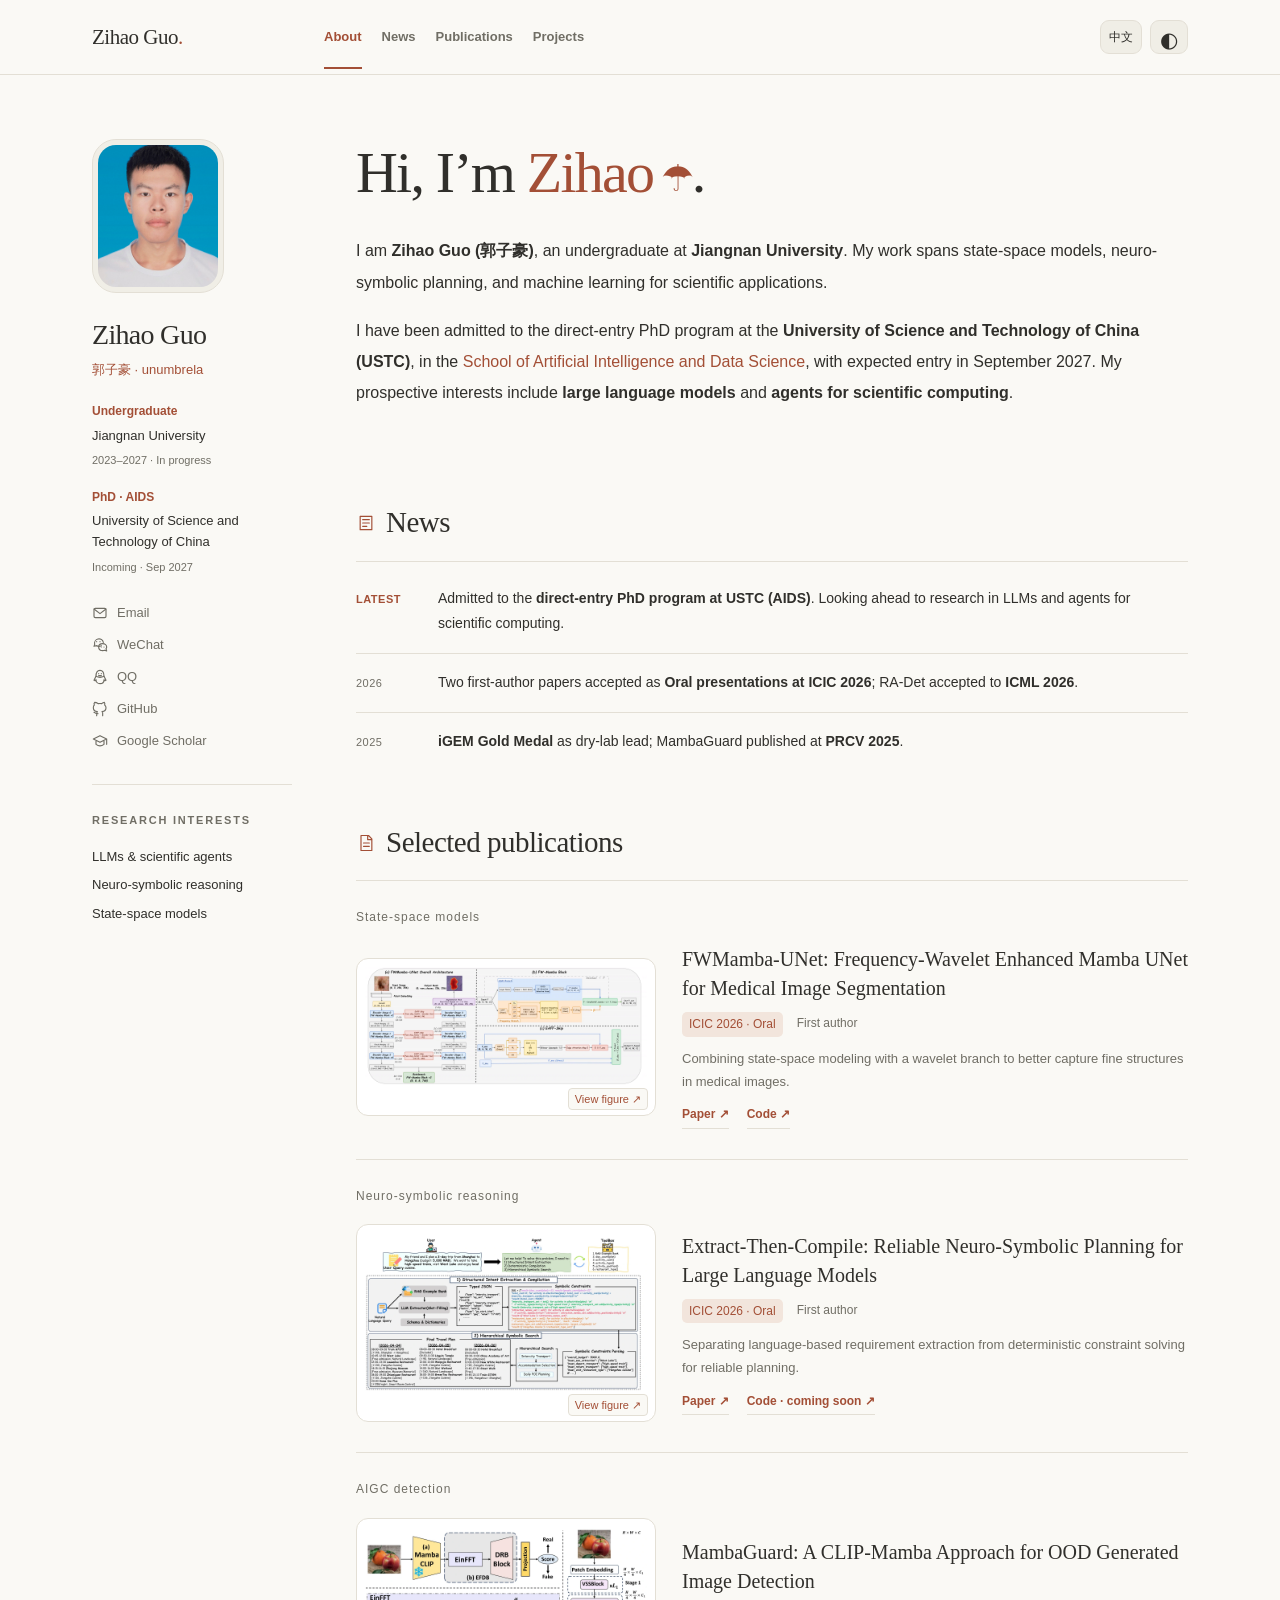
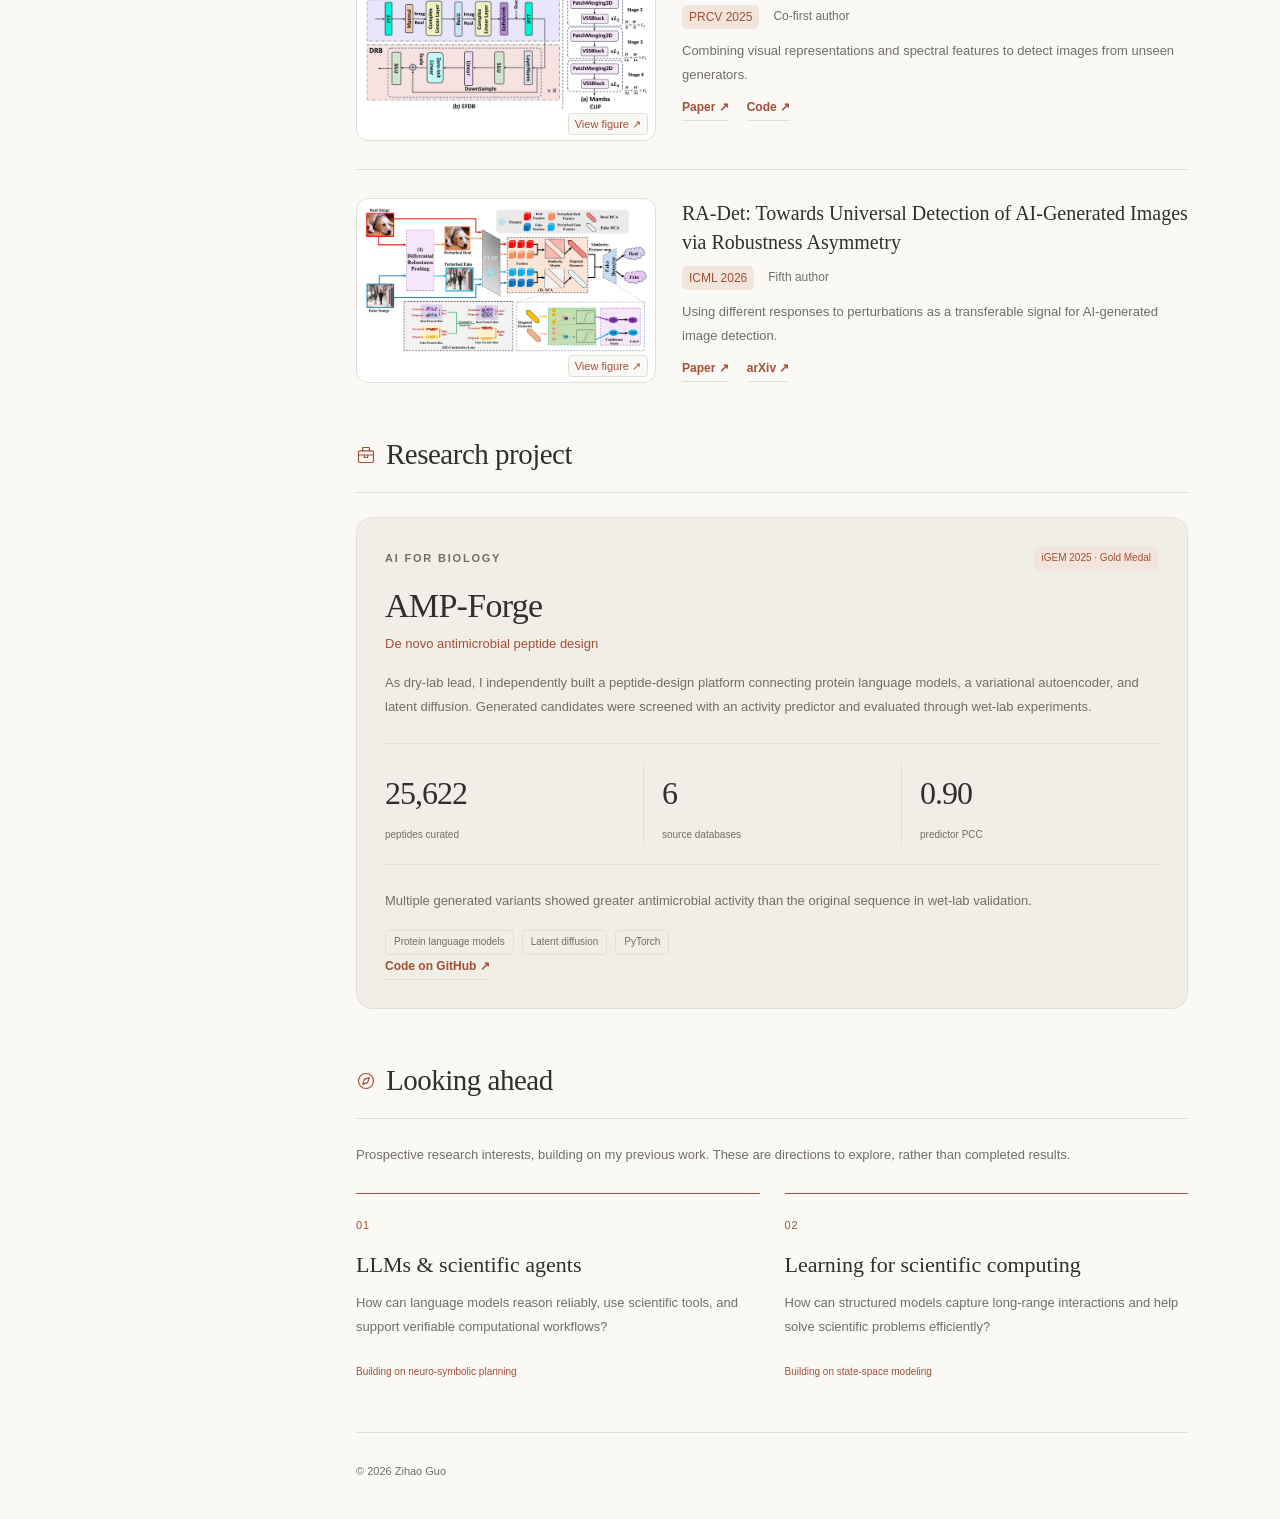
<file: index.html>
<!DOCTYPE html>
<html lang="en" data-theme="light"><head><meta charset="UTF-8"><meta name="viewport" content="width=device-width, initial-scale=1"><meta name="color-scheme" content="light dark"><meta name="description" content="Zihao Guo — admitted to USTC AIDS for a direct-entry PhD. Research in state-space models, neuro-symbolic planning, and prospective LLMs and agents for scientific computing."><meta property="og:title" content="Zihao Guo | AI for Science"><meta property="og:description" content="Research, publications, and prospective directions in LLMs and scientific agents."><meta property="og:type" content="website"><meta property="og:url" content="https://unumbrela.github.io/"><title>Zihao Guo | AI for Science</title><link rel="icon" href="assets/img/favicon.svg" type="image/svg+xml"><link rel="canonical" href="https://unumbrela.github.io/"><meta property="og:image" content="https://unumbrela.github.io/assets/img/myself.jpg"><script src="assets/js/preferences.js"></script><link rel="stylesheet" href="assets/css/style.css?v=20261010b"><script src="assets/js/main.js?v=20261010b" defer></script></head>

<body>
<a class="skip-link" href="#main"><span class="en">Skip to content</span><span class="zh" lang="zh-CN">跳转至正文</span></a><header class="site-header"><div class="header-inner"><a class="brand" href="#about" aria-label="Zihao Guo home"><span class="en">Zihao Guo<span class="accent">.</span></span><span class="zh" lang="zh-CN">郭子豪<span class="accent">.</span></span></a><nav aria-label="Main navigation"><a href="#about"><span class="en">About</span><span class="zh" lang="zh-CN">关于</span></a><a href="#news"><span class="en">News</span><span class="zh" lang="zh-CN">动态</span></a><a href="#publications"><span class="en">Publications</span><span class="zh" lang="zh-CN">论文</span></a><a href="#projects"><span class="en">Projects</span><span class="zh" lang="zh-CN">项目</span></a></nav>
<div class="header-tools"><button id="language-toggle" type="button" aria-label="切换为中文">中文</button><button id="theme-toggle" type="button" aria-label="Switch to dark theme"><span aria-hidden="true">◐</span></button></div></div></header>

<div class="layout"><aside class="profile" aria-label="Profile"><img class="avatar" src="assets/img/myself.jpg" alt="Portrait of Zihao Guo" width="1152" height="1465"><h2><span class="en">Zihao Guo</span><span class="zh" lang="zh-CN">郭子豪</span></h2><p class="profile-native"><span class="en">郭子豪 · unumbrela</span><span class="zh" lang="zh-CN">Zihao Guo · unumbrela</span></p><div class="profile-education">
<div class="education-item"><p class="education-degree"><span class="en">Undergraduate</span><span class="zh" lang="zh-CN">本科</span></p><p class="education-school"><span class="en">Jiangnan University</span><span class="zh" lang="zh-CN">江南大学</span></p><p class="education-status"><span class="en">2023–2027 · In progress</span><span class="zh" lang="zh-CN">2023–2027 · 在读</span></p></div>
<div class="education-item"><p class="education-degree"><span class="en">PhD · AIDS</span><span class="zh" lang="zh-CN">博士 · AIDS</span></p><p class="education-school"><span class="en">University of Science and Technology of China</span><span class="zh" lang="zh-CN">中国科学技术大学</span></p><p class="education-status"><span class="en">Incoming · Sep 2027</span><span class="zh" lang="zh-CN">已录取 · 2027.09 入学</span></p></div>
</div>
<nav class="profile-links" aria-label="Contact and academic profiles">
<a href="mailto:zihao3351@gmail.com"><svg class="contact-icon" viewBox="0 0 24 24" fill="none" stroke="currentColor" stroke-width="1.7" stroke-linecap="round" stroke-linejoin="round" aria-hidden="true"><rect x="3" y="5" width="18" height="14" rx="2"/><path d="m3 6 9 7 9-7"/></svg><span>Email</span></a>
<button type="button" id="wechat-contact" data-copy-contact="gzh3155206638" data-contact-name="WeChat" title="WeChat: gzh3155206638"><svg class="contact-icon" viewBox="0 0 24 24" fill="none" stroke="currentColor" stroke-width="1.7" stroke-linecap="round" stroke-linejoin="round" aria-hidden="true"><path d="M14 13c-1 .6-2.4 1-4 1l-4-1-3 1 1-3a6 6 0 1 1 13-3"/><path d="M21 17.5 22 21l-3-1a8 8 0 0 1-3 .5c-4 0-6-2.5-6-5.5s2.5-5 6-5 6 2.5 6 5c0 1-.3 1.8-1 2.5Z"/><path d="M7 7h.01M12 7h.01M14 15h.01M18 15h.01"/></svg><span>WeChat</span></button>
<button type="button" id="qq-contact" data-copy-contact="2957383725" data-contact-name="QQ" title="QQ: 2957383725"><svg class="contact-icon" viewBox="0 0 24 24" fill="none" stroke="currentColor" stroke-width="1.7" stroke-linecap="round" stroke-linejoin="round" aria-hidden="true"><path d="M6 11C6 5 8 2 12 2s6 3 6 9l3 6c-2 1-3-1-3-1 0 4-3 6-6 6s-6-2-6-6c0 0-1 2-3 1l3-6Z"/><path d="M6 11c4 2 8 2 12 0M10 7h.01M14 7h.01M10 10h4"/></svg><span>QQ</span></button>
<a href="https://github.com/unumbrela" target="_blank" rel="noopener noreferrer"><svg class="contact-icon" viewBox="0 0 24 24" fill="none" stroke="currentColor" stroke-width="1.7" stroke-linecap="round" stroke-linejoin="round" aria-hidden="true"><path d="M9 19c-4 1-4-2-6-2m13 5v-4c0-1-.3-2-1-2 4-.5 6-2 6-6 0-2-.7-3-2-4 .3-1 .3-3-.5-4-2 0-3 1-4 2a13 13 0 0 0-5 0C8 3 6 2 4 2c-1 1-1 3-.5 4C2 7 2 8 2 10c0 4 2 5.5 6 6-.7 1-1 2-1 3v3"/></svg><span>GitHub</span></a>
<a href="https://scholar.google.com/citations?user=AWn-jWwAAAAJ" target="_blank" rel="noopener noreferrer"><svg class="contact-icon" viewBox="0 0 24 24" fill="none" stroke="currentColor" stroke-width="1.7" stroke-linecap="round" stroke-linejoin="round" aria-hidden="true"><path d="m2 9 10-5 10 5-10 5zM6 11v6c4 3 8 3 12 0v-6M22 9v8"/></svg><span>Google Scholar</span></a>
</nav><p id="contact-feedback" class="contact-feedback" role="status" aria-live="polite"></p><noscript><p class="contact-fallback">WeChat: gzh3155206638<br>QQ: 2957383725</p></noscript><div class="profile-interests"><p class="eyebrow"><span class="en">RESEARCH INTERESTS</span><span class="zh" lang="zh-CN">研究兴趣</span></p><ul><li><span class="en">LLMs & scientific agents</span><span class="zh" lang="zh-CN">大语言模型与科学智能体</span></li><li><span class="en">Neuro-symbolic reasoning</span><span class="zh" lang="zh-CN">神经符号推理</span></li><li><span class="en">State-space models</span><span class="zh" lang="zh-CN">状态空间模型</span></li><li>AI for Science</li></ul></div></aside>
<main id="main">
<span id="about-me" class="anchor-alias" aria-hidden="true"></span><section id="about" class="intro" aria-labelledby="intro-title">
<h1 id="intro-title"><span class="en">Hi, I’m <span class="accent">Zihao</span><span class="greeting-mark" aria-hidden="true"> ☂</span>.</span><span class="zh" lang="zh-CN">你好，我是<span class="accent">郭子豪</span><span class="greeting-mark" aria-hidden="true"> ☂</span>。</span></h1>
<p><span class="en">I am <strong>Zihao Guo (郭子豪)</strong>, an undergraduate at <strong>Jiangnan University</strong>. My work spans state-space models, neuro-symbolic planning, and machine learning for scientific applications.</span><span class="zh" lang="zh-CN">我是<strong>郭子豪</strong>，目前就读于<strong>江南大学</strong>。已有研究涵盖状态空间模型、神经符号规划，以及面向科学应用的机器学习。</span></p>
<p><span class="en">I have been admitted to the direct-entry PhD program at the <strong>University of Science and Technology of China (USTC)</strong>, in the <a href="https://saids.ustc.edu.cn/" target="_blank" rel="noopener noreferrer">School of Artificial Intelligence and Data Science</a>, with expected entry in September 2027. My prospective interests include <strong>large language models</strong> and <strong>agents for scientific computing</strong>.</span><span class="zh" lang="zh-CN">我已获<strong>中国科学技术大学人工智能与数据科学学院直博录取</strong>，预计 2027 年 9 月入学。未来拟探索<strong>大语言模型（LLM）</strong>与<strong>面向科学计算的智能体（Agent）</strong>等方向。</span></p>
</section>
<section id="news" class="section" aria-labelledby="news-title"><h2 id="news-title"><svg class="section-icon" viewBox="0 0 24 24" fill="none" stroke="currentColor" stroke-width="1.7" stroke-linecap="round" stroke-linejoin="round" aria-hidden="true"><path d="M5 4h14v16H5zM8 8h8M8 12h8M8 16h5"/></svg><span class="en">News</span><span class="zh" lang="zh-CN">动态</span></h2><ol class="news-list"><li><span class="news-date"><span class="en">LATEST</span><span class="zh" lang="zh-CN">最新</span></span><p><span class="en">Admitted to the <strong>direct-entry PhD program at USTC (AIDS)</strong>. Looking ahead to research in LLMs and agents for scientific computing.</span><span class="zh" lang="zh-CN">已获<strong>中国科学技术大学人工智能与数据科学学院直博录取</strong>，预计 2027 年 9 月入学，未来拟探索大语言模型与面向科学计算的智能体。</span></p></li><li><span class="news-date">2026</span><p><span class="en">Two first-author papers accepted as <strong>Oral presentations at ICIC 2026</strong>; RA-Det accepted to <strong>ICML 2026</strong>.</span><span class="zh" lang="zh-CN">两篇第一作者论文获 <strong>ICIC 2026 Oral</strong> 录用；RA-Det 获 <strong>ICML 2026</strong> 录用。</span></p></li><li><span class="news-date">2025</span><p><span class="en"><strong>iGEM Gold Medal</strong> as dry-lab lead; MambaGuard published at <strong>PRCV 2025</strong>.</span><span class="zh" lang="zh-CN">作为干实验负责人获 <strong>iGEM 国际金奖</strong>；MambaGuard 发表于 <strong>PRCV 2025</strong>。</span></p></li></ol></section>
<span id="research" class="anchor-alias" aria-hidden="true"></span><section id="publications" class="section" aria-labelledby="publications-title"><h2 id="publications-title"><svg class="section-icon" viewBox="0 0 24 24" fill="none" stroke="currentColor" stroke-width="1.7" stroke-linecap="round" stroke-linejoin="round" aria-hidden="true"><path d="M6 3h9l4 4v14H6zM14 3v5h5M9 12h7M9 16h7"/></svg><span class="en">Selected publications</span><span class="zh" lang="zh-CN">精选论文</span></h2><div class="research-group"><h3 class="research-group-title"><span class="en">State-space models</span><span class="zh" lang="zh-CN">状态空间模型</span></h3><article class="paper"><a class="paper-image" data-figure href="assets/img/fwmamba.webp" target="_blank" rel="noopener" aria-label="View FWMamba-UNet framework"><img src="assets/img/fwmamba.webp" alt="FWMamba-UNet framework" loading="lazy" width="1400" height="588"><span class="figure-expand" aria-hidden="true"><span class="en">View figure ↗</span><span class="zh" lang="zh-CN">查看大图 ↗</span></span></a><div class="paper-content"><h4><a href="https://link.springer.com/chapter/10.1007/978-981-92-3429-5_39" target="_blank" rel="noopener noreferrer">FWMamba-UNet: Frequency-Wavelet Enhanced Mamba UNet for Medical Image Segmentation</a></h4><div class="paper-meta"><span class="venue">ICIC 2026 · Oral</span><span><span class="en">First author</span><span class="zh" lang="zh-CN">第一作者</span></span></div><p><span class="en">Combining state-space modeling with a wavelet branch to better capture fine structures in medical images.</span><span class="zh" lang="zh-CN">融合状态空间建模与小波分支，增强医学图像中的精细结构表征。</span></p><div class="paper-links"><a href="https://link.springer.com/chapter/10.1007/978-981-92-3429-5_39" target="_blank" rel="noopener noreferrer"><span class="en">Paper</span><span class="zh" lang="zh-CN">论文</span> ↗</a><a href="https://github.com/unumbrela/FWMamba-UNet" target="_blank" rel="noopener noreferrer"><span class="en">Code</span><span class="zh" lang="zh-CN">代码</span> ↗</a></div></div></article></div><div class="research-group"><h3 class="research-group-title"><span class="en">Neuro-symbolic reasoning</span><span class="zh" lang="zh-CN">神经符号推理</span></h3><article class="paper"><a class="paper-image" data-figure href="assets/img/Extract.webp" target="_blank" rel="noopener" aria-label="View Extract-Then-Compile framework"><img src="assets/img/Extract.webp" alt="Extract-Then-Compile framework" loading="lazy" width="1400" height="788"><span class="figure-expand" aria-hidden="true"><span class="en">View figure ↗</span><span class="zh" lang="zh-CN">查看大图 ↗</span></span></a><div class="paper-content"><h4><a href="https://link.springer.com/chapter/10.1007/978-981-92-3417-2_46" target="_blank" rel="noopener noreferrer">Extract-Then-Compile: Reliable Neuro-Symbolic Planning for Large Language Models</a></h4><div class="paper-meta"><span class="venue">ICIC 2026 · Oral</span><span><span class="en">First author</span><span class="zh" lang="zh-CN">第一作者</span></span></div><p><span class="en">Separating language-based requirement extraction from deterministic constraint solving for reliable planning.</span><span class="zh" lang="zh-CN">将语言模型的需求抽取与确定性约束求解分离，实现可靠规划。</span></p><div class="paper-links"><a href="https://link.springer.com/chapter/10.1007/978-981-92-3417-2_46" target="_blank" rel="noopener noreferrer"><span class="en">Paper</span><span class="zh" lang="zh-CN">论文</span> ↗</a><a href="https://github.com/unumbrela/ETC-SHINE" target="_blank" rel="noopener noreferrer"><span class="en">Code · coming soon</span><span class="zh" lang="zh-CN">代码 · 待发布</span> ↗</a></div></div></article></div><div class="research-group"><h3 class="research-group-title"><span class="en">AIGC detection</span><span class="zh" lang="zh-CN">生成图像检测</span></h3><article class="paper"><a class="paper-image" data-figure href="assets/img/prcv-framework-1.webp" target="_blank" rel="noopener" aria-label="View MambaGuard framework"><img src="assets/img/prcv-framework-1.webp" alt="MambaGuard framework" loading="lazy" width="1400" height="912"><span class="figure-expand" aria-hidden="true"><span class="en">View figure ↗</span><span class="zh" lang="zh-CN">查看大图 ↗</span></span></a><div class="paper-content"><h4><a href="https://link.springer.com/chapter/10.1007/978-981-95-5699-1_25" target="_blank" rel="noopener noreferrer">MambaGuard: A CLIP-Mamba Approach for OOD Generated Image Detection</a></h4><div class="paper-meta"><span class="venue">PRCV 2025</span><span><span class="en">Co-first author</span><span class="zh" lang="zh-CN">共同第一作者</span></span></div><p><span class="en">Combining visual representations and spectral features to detect images from unseen generators.</span><span class="zh" lang="zh-CN">结合视觉表征与频谱特征，检测来自未知生成模型的图像。</span></p><div class="paper-links"><a href="https://link.springer.com/chapter/10.1007/978-981-95-5699-1_25" target="_blank" rel="noopener noreferrer"><span class="en">Paper</span><span class="zh" lang="zh-CN">论文</span> ↗</a><a href="https://github.com/orangecc7/MambaGuard" target="_blank" rel="noopener noreferrer"><span class="en">Code</span><span class="zh" lang="zh-CN">代码</span> ↗</a></div></div></article><article class="paper"><a class="paper-image" data-figure href="assets/img/ICML-framework-1.webp" target="_blank" rel="noopener" aria-label="View RA-Det framework"><img src="assets/img/ICML-framework-1.webp" alt="RA-Det framework" loading="lazy" width="1400" height="718"><span class="figure-expand" aria-hidden="true"><span class="en">View figure ↗</span><span class="zh" lang="zh-CN">查看大图 ↗</span></span></a><div class="paper-content"><h4><a href="https://proceedings.mlr.press/v306/wang26ad.html" target="_blank" rel="noopener noreferrer">RA-Det: Towards Universal Detection of AI-Generated Images via Robustness Asymmetry</a></h4><div class="paper-meta"><span class="venue">ICML 2026</span><span><span class="en">Fifth author</span><span class="zh" lang="zh-CN">第五作者</span></span></div><p><span class="en">Using different responses to perturbations as a transferable signal for AI-generated image detection.</span><span class="zh" lang="zh-CN">利用真实与生成图像对扰动的响应差异，构建可迁移的生成图像检测信号。</span></p><div class="paper-links"><a href="https://proceedings.mlr.press/v306/wang26ad.html" target="_blank" rel="noopener noreferrer"><span class="en">Paper</span><span class="zh" lang="zh-CN">论文</span> ↗</a><a href="https://arxiv.org/abs/2603.01544" target="_blank" rel="noopener noreferrer">arXiv ↗</a></div></div></article></div>
</section>
<section id="projects" class="section" aria-labelledby="projects-title"><h2 id="projects-title"><svg class="section-icon" viewBox="0 0 24 24" fill="none" stroke="currentColor" stroke-width="1.7" stroke-linecap="round" stroke-linejoin="round" aria-hidden="true"><rect x="3" y="7" width="18" height="14" rx="2"/><path d="M8 7V3h8v4M3 12h18M10 12v3h4v-3"/></svg><span class="en">Research project</span><span class="zh" lang="zh-CN">科研项目</span></h2><article class="project"><div class="project-top"><span class="eyebrow">AI FOR BIOLOGY</span><span class="badge"><span class="en">iGEM 2025 · Gold Medal</span><span class="zh" lang="zh-CN">iGEM 2025 · 国际金奖</span></span></div><h3>AMP-Forge</h3><p class="project-subtitle"><span class="en">De novo antimicrobial peptide design</span><span class="zh" lang="zh-CN">抗菌肽从头设计</span></p><p><span class="en">As dry-lab lead, I independently built a peptide-design platform connecting protein language models, a variational autoencoder, and latent diffusion. Generated candidates were screened with an activity predictor and evaluated through wet-lab experiments.</span><span class="zh" lang="zh-CN">作为干实验负责人，我独立搭建抗菌肽设计平台，连接蛋白质语言模型、变分自编码器与潜在扩散模型，结合活性预测器筛选候选序列，并通过湿实验验证。</span></p><div class="metrics"><div><strong>25,622</strong><span class="en">peptides curated</span><span class="zh" lang="zh-CN">条抗菌肽数据</span></div><div><strong>6</strong><span class="en">source databases</span><span class="zh" lang="zh-CN">个来源数据库</span></div><div><strong>0.90</strong><span class="en">predictor PCC</span><span class="zh" lang="zh-CN">活性预测 PCC</span></div></div><p><span class="en">Multiple generated variants showed greater antimicrobial activity than the original sequence in wet-lab validation.</span><span class="zh" lang="zh-CN">多条生成变体在湿实验验证中表现出优于原始序列的抗菌活性。</span></p><div class="tags"><span>Protein language models</span><span>Latent diffusion</span><span>PyTorch</span></div><div class="paper-links project-links"><a href="https://github.com/unumbrela/AMP-Forge" target="_blank" rel="noopener noreferrer"><span class="en">Code on GitHub</span><span class="zh" lang="zh-CN">GitHub 代码</span> ↗</a></div></article>
</section>
<section id="directions" class="section" aria-labelledby="directions-title"><h2 id="directions-title"><svg class="section-icon" viewBox="0 0 24 24" fill="none" stroke="currentColor" stroke-width="1.7" stroke-linecap="round" stroke-linejoin="round" aria-hidden="true"><circle cx="12" cy="12" r="9"/><path d="m16 8-2 6-6 2 2-6z"/></svg><span class="en">Looking ahead</span><span class="zh" lang="zh-CN">研究展望</span></h2><p class="section-intro"><span class="en">Prospective research interests, building on my previous work. These are directions to explore, rather than completed results.</span><span class="zh" lang="zh-CN">基于已有工作的未来研究兴趣。以下内容属于探索方向，并非已完成成果。</span></p><div class="direction-grid"><article><span class="direction-number">01</span><h3><span class="en">LLMs & scientific agents</span><span class="zh" lang="zh-CN">大语言模型与科学智能体</span></h3><p><span class="en">How can language models reason reliably, use scientific tools, and support verifiable computational workflows?</span><span class="zh" lang="zh-CN">如何让语言模型可靠推理、使用科学工具，并支持可验证的计算流程？</span></p><span class="direction-foot"><span class="en">Building on neuro-symbolic planning</span><span class="zh" lang="zh-CN">基于神经符号规划的研究积累</span></span></article>
<article><span class="direction-number">02</span><h3><span class="en">Learning for scientific computing</span><span class="zh" lang="zh-CN">面向科学计算的机器学习</span></h3><p><span class="en">How can structured models capture long-range interactions and help solve scientific problems efficiently?</span><span class="zh" lang="zh-CN">如何利用具有结构先验的模型刻画长程相互作用，并高效求解科学问题？</span></p><span class="direction-foot"><span class="en">Building on state-space modeling</span><span class="zh" lang="zh-CN">基于状态空间建模的研究积累</span></span></article>
</div></section>
<footer><span>© <span data-year>2026</span> Zihao Guo</span></footer>
</main>
</div><dialog id="figure-dialog" aria-labelledby="figure-title"><div class="figure-toolbar"><h2 id="figure-title"></h2><button id="figure-close" type="button" aria-label="Close image"><span aria-hidden="true">×</span></button></div><div class="figure-actions"><button id="figure-size" type="button" aria-pressed="false"><span class="en">Original size</span><span class="zh" lang="zh-CN">原始尺寸</span></button><a id="figure-original" target="_blank" rel="noopener"><span class="en">Open original ↗</span><span class="zh" lang="zh-CN">新窗口打开原图 ↗</span></a></div><div class="figure-viewport" tabindex="0" aria-label="Scrollable image"><img id="figure-full" alt=""></div><p class="figure-hint"><span class="en">Press Esc or click outside to close</span><span class="zh" lang="zh-CN">按 Esc 或点击空白处关闭</span></p></dialog></body>
</html>
</file>
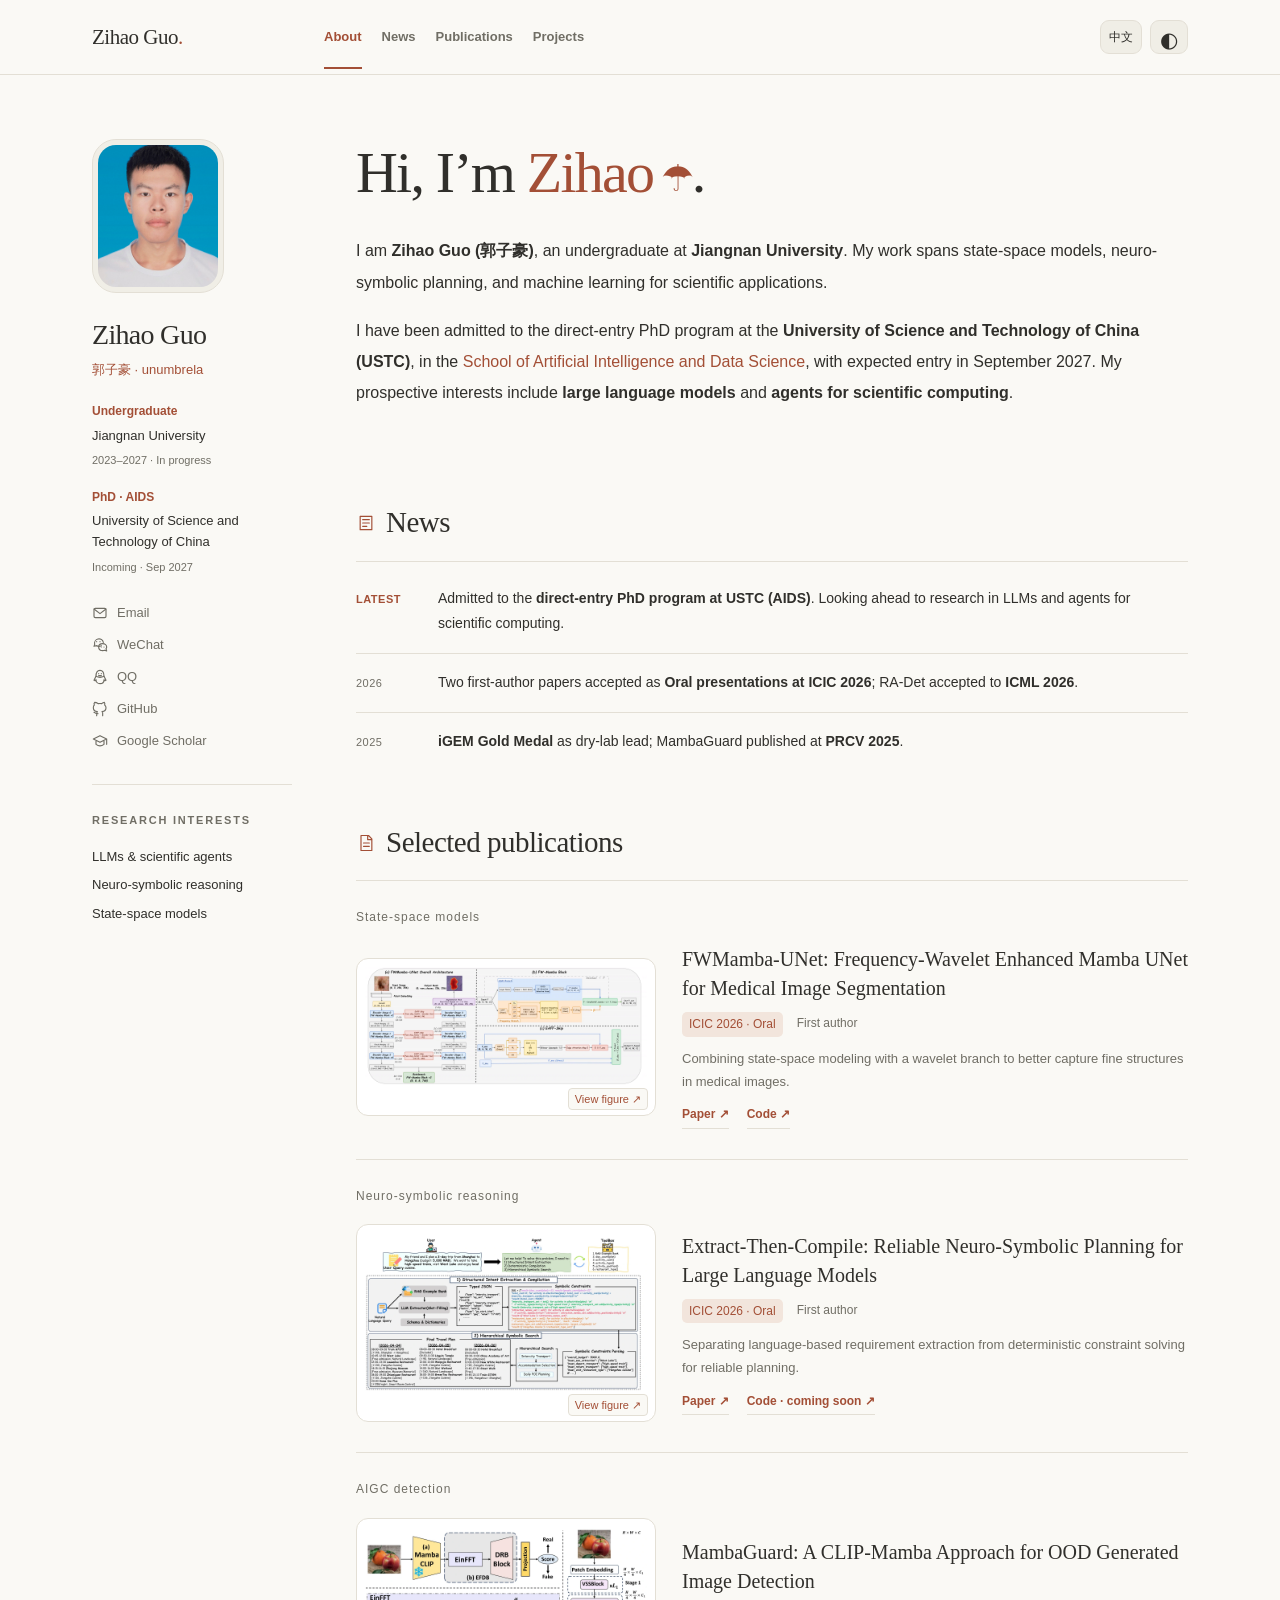
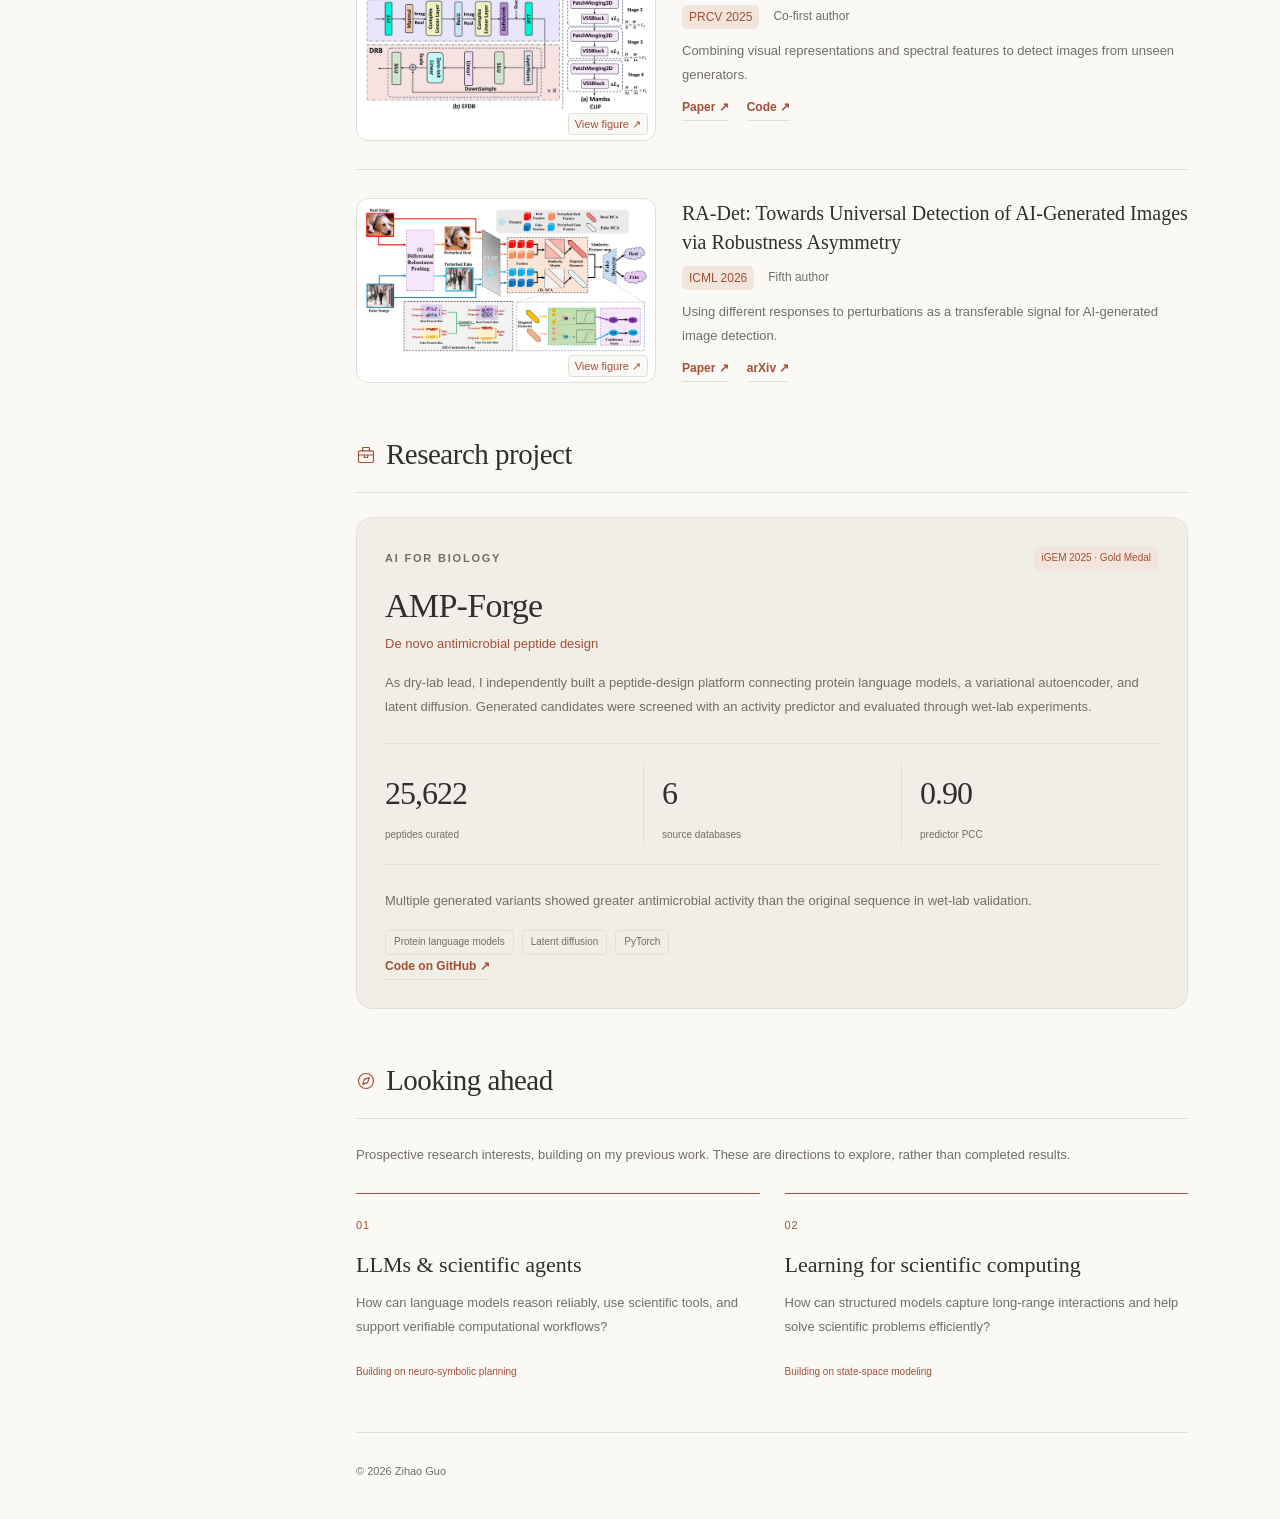
<file: academic.html>
<!doctype html><html lang="en"><head><meta charset="utf-8"><meta name="viewport" content="width=device-width,initial-scale=1"><title>Zihao Guo — Homepage</title><link rel="canonical" href="https://unumbrela.github.io/#publications"></head><body><p>This page has moved. <a href="index.html#publications">Visit Zihao Guo’s homepage / 访问郭子豪的主页</a>.</p><script>location.replace('index.html' + location.search + '#publications');</script></body></html>
</file>
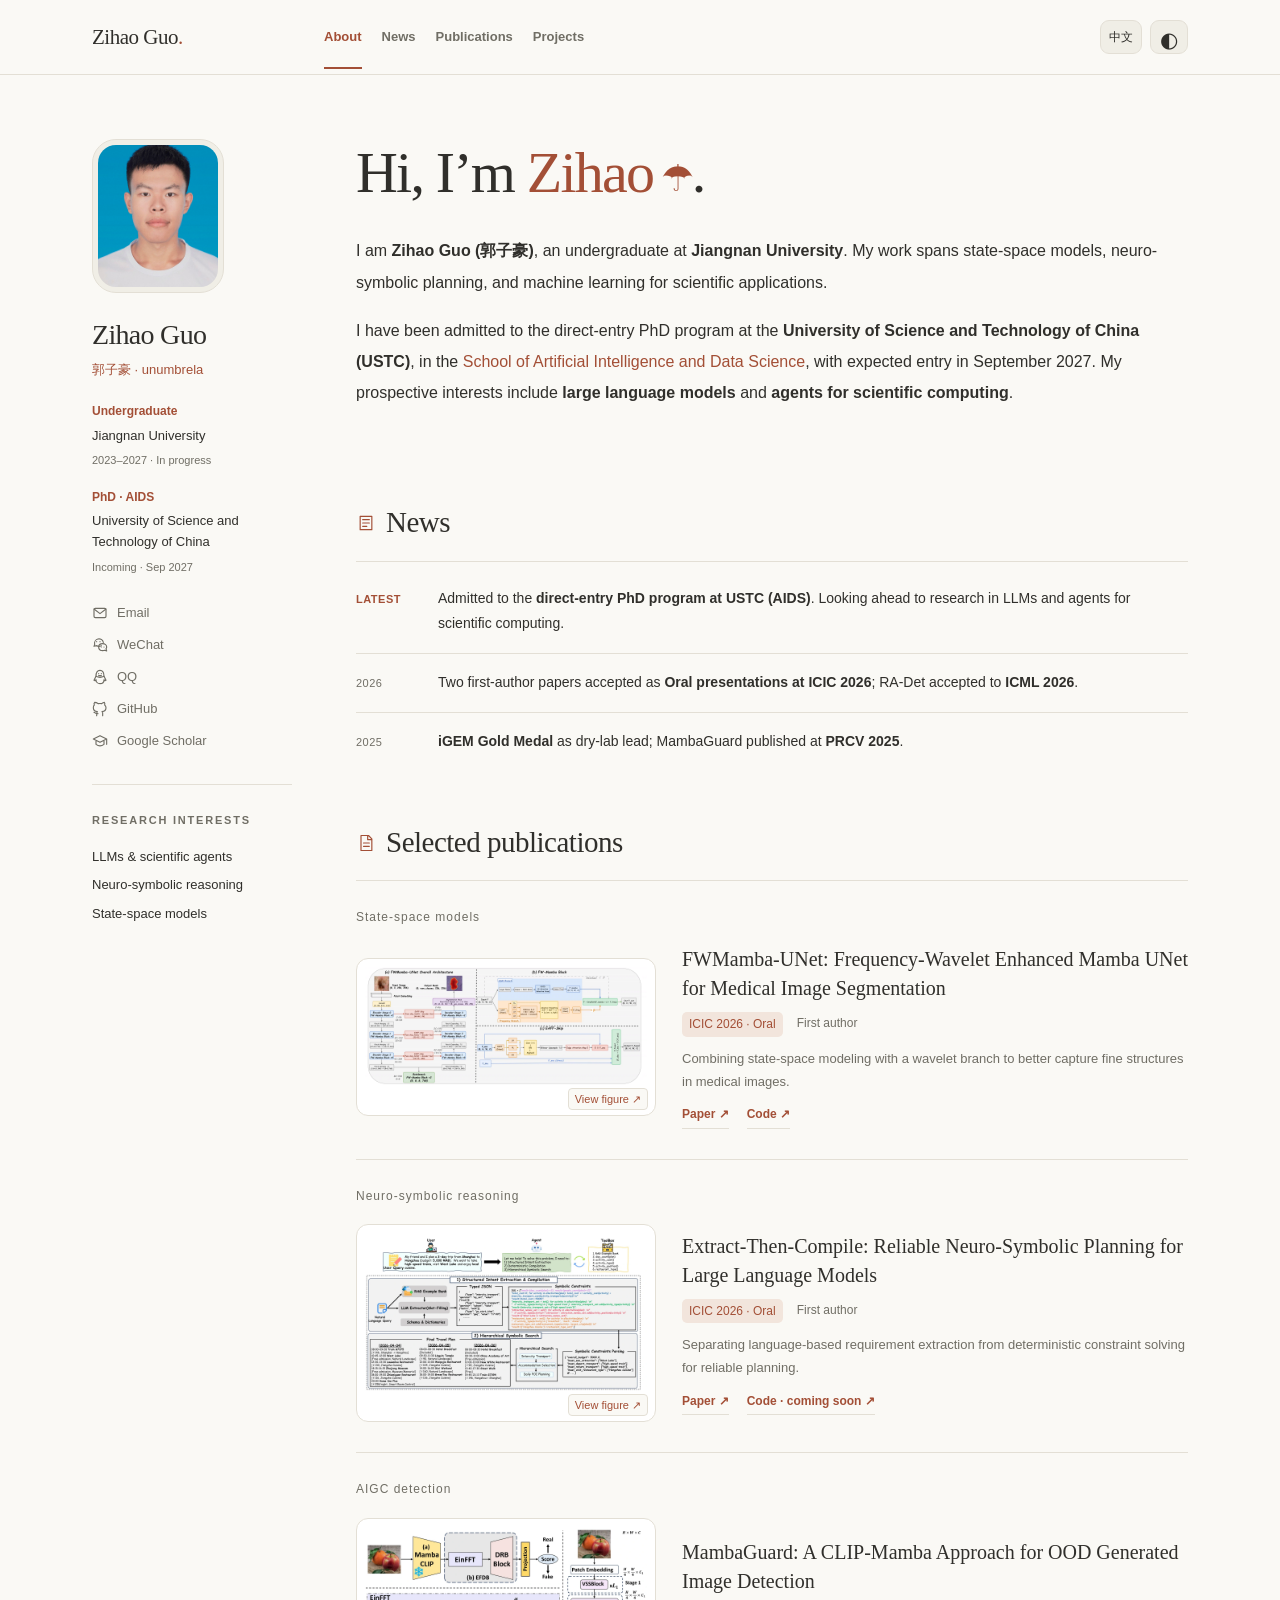
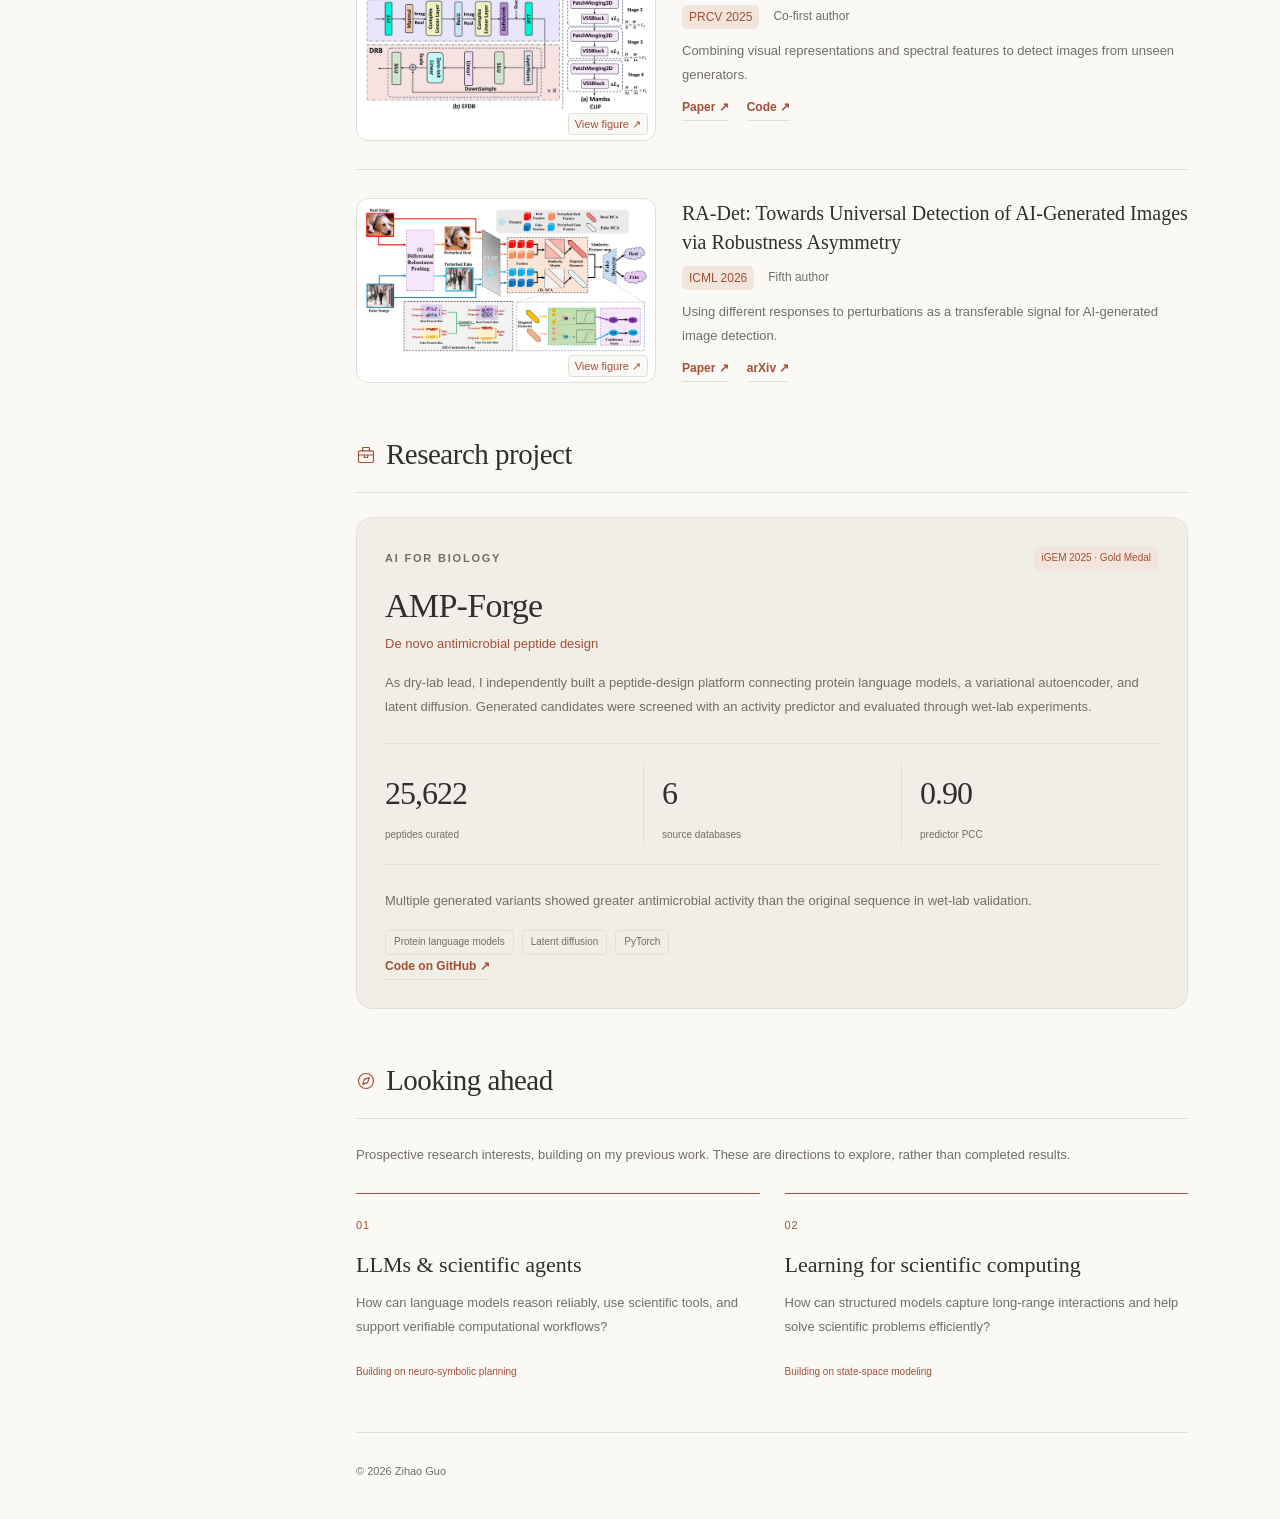
<file: contact.html>
<!doctype html><html lang="en"><head><meta charset="utf-8"><meta name="viewport" content="width=device-width,initial-scale=1"><title>Zihao Guo — Homepage</title><link rel="canonical" href="https://unumbrela.github.io/#about"></head><body><p>This page has moved. <a href="index.html#about">Visit Zihao Guo’s homepage / 访问郭子豪的主页</a>.</p><script>location.replace('index.html' + location.search + '#about');</script></body></html>
</file>
<file: assets/css/style.css>
@charset "UTF-8";
:root{--bg:#faf9f5;--surface:#f0eee6;--ink:#302f2b;--muted:#706e65;--accent:#a34f36;--accent-soft:#f2e5dc;--line:#e3dfd5;--header:rgba(250,249,245,.95);--font-sans:"Segoe UI","PingFang SC","Microsoft YaHei",sans-serif;--font-serif:Georgia,"Times New Roman","Noto Serif CJK SC","Songti SC",SimSun,serif;color-scheme:light}

html[data-theme=dark]{--bg:#262624;--surface:#30302c;--ink:#eeece2;--muted:#b9b6ab;--accent:#e2a184;--accent-soft:#40332b;--line:#45443d;--header:rgba(38,38,36,.95);color-scheme:dark}

*{box-sizing:border-box}
html{scroll-behavior:smooth;scroll-padding-top:104px}
body{margin:0;background:var(--bg);color:var(--ink);font:15px/1.85 var(--font-sans);-webkit-font-smoothing:antialiased}
a{color:var(--accent);text-decoration:none}
a:hover{text-decoration:underline;text-underline-offset:4px}
button,a{-webkit-tap-highlight-color:transparent}
button{font:inherit}
button:focus-visible,a:focus-visible,summary:focus-visible{outline:3px solid var(--accent);outline-offset:5px;border-radius:3px}
img{display:block;max-width:100%}
p{margin:0 0 17px}
h1,h2,h3,h4{line-height:1.35;margin:0;color:var(--ink)}
h2{font-size:23px;letter-spacing:-.5px}
h3{font-size:17px;font-weight:650}
html[lang=en] .zh,html[lang=zh-CN] .en{display:none}
.accent{color:var(--accent)}
.eyebrow{font-size:11px;font-weight:700;letter-spacing:1.8px;color:var(--muted)}
.skip-link{position:fixed;top:-100px;left:16px;background:var(--bg);padding:10px;z-index:100}
.skip-link:focus{top:10px}

.site-header{position:sticky;top:0;z-index:20;background:var(--header);backdrop-filter:blur(12px);border-bottom:1px solid var(--line)}
.header-inner{max-width:1144px;min-height:66px;padding:0 24px;margin:auto;display:flex;align-items:center;gap:24px}
.brand{display:flex;align-items:center;gap:12px;color:var(--ink);flex-shrink:0;width:208px}
.brand:hover{text-decoration:none}
.brand-mark{font-size:30px;font-weight:800;letter-spacing:-2px}
.brand-mark>span{color:var(--accent)}
.brand-label{font-size:13px;font-weight:600}
.header-inner nav{display:flex;gap:23px;align-items:center;flex:1}
.header-inner nav a{font-size:12px;font-weight:550;color:var(--muted);white-space:nowrap;padding:20px 0 18px;border-bottom:2px solid transparent}
.header-inner nav a:hover,.header-inner nav a.active{color:var(--accent);border-color:var(--accent);text-decoration:none}
.header-tools{display:flex;align-items:center;gap:8px}
.header-tools button{border:1px solid var(--line);color:var(--ink);background:transparent;border-radius:6px;min-width:38px;height:34px;padding:0 8px;font-size:12px;cursor:pointer}
.header-tools button:hover{background:var(--accent-soft)}
#theme-toggle{font-size:21px}

.layout{max-width:1144px;margin:auto;padding:52px 24px 0;display:grid;grid-template-columns:208px minmax(0,1fr);gap:48px}
.profile{position:sticky;top:120px;align-self:start}
.avatar{width:136px;height:136px;object-fit:cover;object-position:center 34%;border-radius:50%;padding:5px;border:1px solid var(--line);background:var(--bg);margin:0 0 23px}
.profile h2{font-size:25px;letter-spacing:-.7px}
.profile-native{color:var(--muted);font-size:13px;margin:4px 0 20px}
.profile-role{font-size:13px;color:var(--muted);margin-bottom:10px}
.profile-next{display:flex;align-items:flex-start;gap:9px;font-size:12px;line-height:1.7;color:var(--accent);margin-bottom:24px}
.status-dot{display:inline-block;background:var(--accent);width:6px;height:6px;border-radius:50%;flex-shrink:0;margin-top:7px}
.profile-links{display:grid;gap:10px;font-size:13px}
.profile-links a{color:var(--muted);display:flex;gap:12px;align-items:center}
.profile-links a>span:first-child{width:16px;color:var(--accent);text-align:center}
.profile-links a>span:last-child{font-size:10px;color:var(--muted)}
.profile-interests{border-top:1px solid var(--line);margin-top:28px;padding-top:25px}
.profile-interests .eyebrow{margin-bottom:12px}
.profile-interests ul{list-style:none;margin:0;padding:0;font-size:12px;line-height:2.2}
.contact-small{display:block;margin-top:25px;font-size:11px}
main{min-width:0}

.intro{padding:1px 0 5px}
.intro>.eyebrow{margin:0 0 15px;color:var(--accent)}
.intro h1{font-size:36px;font-weight:700;letter-spacing:-.6px;margin-bottom:23px;font-family:var(--font-serif)}
.intro-lead{font-size:24px;line-height:1.45;letter-spacing:-.65px;color:var(--muted);margin-bottom:23px}
.admission{display:flex;align-items:center;gap:10px;padding:9px 13px;border-radius:5px;background:var(--accent-soft);width:fit-content;color:var(--accent);font-size:12px;margin-bottom:24px}
.admission .status-dot{margin:0}
.intro>p:not(.eyebrow):not(.intro-lead){font-size:15px;line-height:1.85}
.collaboration-note{color:var(--muted);padding-top:3px}
.section{margin-top:45px}
.section>h2{padding-bottom:15px;border-bottom:1px solid var(--line);margin-bottom:24px}
.news-list{list-style:none;padding:0;margin:0;font-size:13px}
.news-list li{display:grid;grid-template-columns:64px 1fr;gap:18px;padding:13px 0;border-bottom:1px solid var(--line)}
.news-list li:first-child{padding-top:0}
.news-list li:last-child{border-bottom:0}
.news-date{font-size:11px;letter-spacing:.5px;padding-top:3px;color:var(--muted)}
.news-list li:first-child .news-date{color:var(--accent);font-weight:700}
.news-list p{margin:0}

.paper{display:grid;grid-template-columns:240px 1fr;gap:24px;padding:25px 0;border-bottom:1px solid var(--line)}
.paper:first-of-type{padding-top:0}
.paper:last-child{border-bottom:0;padding-bottom:0}
.paper-image{display:flex;align-items:center;align-self:start;background:white;border:1px solid var(--line);border-radius:6px;overflow:hidden;aspect-ratio:16/10;padding:8px;transition:transform .2s}
.paper-image:hover{transform:translateY(-3px)}
.paper-image img{width:100%;height:100%;object-fit:contain}
.paper h4{font-size:15px;line-height:1.55;margin-bottom:9px}
.paper-meta{display:flex;flex-wrap:wrap;gap:6px 14px;font-size:12px;margin-bottom:10px;color:var(--muted)}
.venue{font-weight:700;color:var(--accent)}
.paper-content p{color:var(--muted);font-size:13px;line-height:1.8;margin-bottom:10px}
.paper-links{display:flex;gap:18px;font-size:12px;font-weight:600}

.project{border:1px solid var(--line);border-radius:8px;padding:27px;background:var(--surface)}
.project-top{display:flex;align-items:center;justify-content:space-between;gap:12px;margin-bottom:18px}
.badge{color:var(--accent);background:var(--accent-soft);padding:3px 8px;border-radius:4px;font-size:10px}
.project h3{font-size:25px;letter-spacing:-.7px}
.project-subtitle{font-size:13px;color:var(--accent);margin:3px 0 15px}
.project>p:not(.project-subtitle){font-size:13px;color:var(--muted)}
.metrics{display:grid;grid-template-columns:repeat(3,1fr);margin:24px 0;padding:18px 0;border-block:1px solid var(--line)}
.metrics>div{display:flex;flex-direction:column;gap:3px;padding-left:18px;border-left:1px solid var(--line)}
.metrics>div:first-child{padding-left:0;border-left:0}
.metrics strong{font-size:25px;letter-spacing:-1px;font-weight:650}
.metrics span{font-size:10px;color:var(--muted)}
.tags{display:flex;flex-wrap:wrap;gap:8px}
.tags>span{font-size:10px;padding:2px 8px;border:1px solid var(--line);border-radius:4px;color:var(--muted)}

.section-intro{font-size:13px;color:var(--muted)}
.direction-grid{display:grid;grid-template-columns:1fr 1fr;gap:25px;margin-top:26px}
.direction-grid article{border-top:2px solid var(--accent);padding-top:16px}
.direction-number{font-size:11px;color:var(--accent);letter-spacing:1px}
.direction-grid h3{margin:10px 0;font-size:16px}
.direction-grid p{font-size:13px;color:var(--muted)}
.direction-foot{font-size:10px;color:var(--accent)}
.research-details{margin-top:25px;padding:14px 0;border-block:1px solid var(--line);font-size:12px;color:var(--muted)}
summary{cursor:pointer;color:var(--ink)}
.research-details p{margin:16px 0}
.idea-images{display:grid;grid-template-columns:1fr 1fr;gap:16px}
.idea-images img{aspect-ratio:16/9;object-fit:contain;background:white;border-radius:4px}
.idea-images span{display:block;margin-top:6px;font-size:11px}
.education-row{display:grid;grid-template-columns:100px 1fr;gap:20px;margin-bottom:23px}
.education-date{font-size:12px;color:var(--muted);padding-top:3px}
.education-row h3{font-size:15px}
.education-row p{font-size:12px;color:var(--muted);margin:5px 0 0}
#community p{font-size:13px;color:var(--muted)}
footer{border-top:1px solid var(--line);margin-top:48px;padding:25px 0 32px;display:flex;justify-content:space-between;gap:16px;color:var(--muted);font-size:11px}

@media(min-width:1400px){.layout{padding-top:62px}
.intro h1{font-size:38px}
}

@media(max-width:1050px){.header-inner{gap:14px}
.brand{width:auto}
.brand-label{display:none}
.header-inner nav{justify-content:center;gap:18px}
.layout{grid-template-columns:190px minmax(0,1fr);gap:32px}
.paper{grid-template-columns:165px 1fr;gap:18px}
.intro h1{font-size:36px}
}

@media(max-width:760px){html{scroll-padding-top:125px}
.header-inner{flex-wrap:wrap;padding:8px 20px 0;gap:0;min-height:95px}
.brand{order:0;flex:1}
.brand-label{display:inline}
.header-tools{order:1}
.header-inner nav{order:2;flex-basis:100%;justify-content:space-between;gap:16px;overflow-x:auto}
.header-inner nav a{font-size:11px;padding:10px 0 11px}
.layout{display:block;padding:28px 22px 0}
.profile{position:static;display:grid;grid-template-columns:76px 1fr;column-gap:18px;margin-bottom:32px;padding-bottom:25px;border-bottom:1px solid var(--line)}
.avatar{grid-column:1;grid-row:1/4;width:76px;height:76px;margin:0;padding:3px}
.profile h2{font-size:23px;grid-column:2}
.profile-native{grid-column:2;font-size:11px;margin:1px 0}
.profile-role{grid-column:2;font-size:11px;margin:1px 0}
.profile-next{grid-column:1/-1;align-items:center;margin:17px 0 0;font-size:11px}
.profile-next br{display:none}
.profile-next .status-dot{margin-top:0}
.profile-links{grid-column:1/-1;display:flex;flex-wrap:wrap;gap:18px;margin-top:15px;font-size:11px}
.profile-links a{gap:6px}
.profile-links a>span:first-child{display:none}
.profile-interests,.contact-small{display:none}
.intro h1{font-size:38px;letter-spacing:-1.5px}
.intro-lead{font-size:23px}
.intro>.eyebrow{font-size:10px}
.admission{font-size:10px;padding:9px 10px;line-height:1.6}
.intro>p:not(.eyebrow):not(.intro-lead){font-size:13px}
.section{margin-top:35px}
.section>h2{font-size:21px;margin-bottom:20px}
.paper{grid-template-columns:140px 1fr;gap:17px}
.paper h4{font-size:13px}
.paper-meta{gap:4px 9px}
.project{padding:20px}
.project-top{align-items:flex-start}
.project-top .eyebrow{font-size:9px}
.badge{font-size:9px}
.education-row{grid-template-columns:80px 1fr;gap:12px}
}

@media(max-width:480px){.header-inner nav{gap:14px}
.header-inner nav a{font-size:10px}
.layout{padding-inline:20px}
.paper{grid-template-columns:1fr;gap:15px}
.paper-image{width:100%;max-width:none;aspect-ratio:2.1}
.paper h4{font-size:15px}
.paper-content p{font-size:12px}
.paper-meta{font-size:10px}
.news-list li{grid-template-columns:48px 1fr;gap:12px}
.direction-grid{grid-template-columns:1fr;gap:22px}
.metrics strong{font-size:22px}
.project-top{flex-wrap:wrap;gap:6px}
.idea-images{grid-template-columns:1fr}
.education-row h3{font-size:14px}
.desktop-break{display:none}
footer{font-size:10px}
}

@media(prefers-reduced-motion:reduce){html{scroll-behavior:auto}
*,*::before,*::after{transition:none!important}
}

/* Reference-inspired academic presentation, shared by both repositories. */
.brand{font-size:15px;font-weight:700}
.header-inner nav{gap:20px}
.header-inner nav a{font-size:13px}
.profile h2{font-size:23px}
.profile-native{color:var(--accent)}
.profile-interests ul{font-size:13px}
.greeting-mark{font-family:Georgia,serif;color:var(--accent);font-size:.95em}
.section>h2{display:flex;align-items:center;gap:10px;font-size:22px;font-weight:600}
.section-icon{width:24px;height:24px;flex-shrink:0;color:var(--accent)}
.contact-icon{width:16px;height:16px;flex-shrink:0;color:var(--muted)}
.research-group-title{font-size:17px;margin:26px 0 20px;font-weight:700}
.research-group+.research-group{margin-top:30px;border-top:1px solid var(--line)}
.paper{align-items:center}
.paper-image{position:relative;align-self:center;border-radius:8px;cursor:zoom-in}
.figure-expand{position:absolute;right:6px;bottom:6px;color:var(--accent);background:var(--bg);border:1px solid var(--line);border-radius:4px;line-height:22px;width:24px;text-align:center;font-size:16px}
.paper h4{font-weight:700}
.venue{background:var(--accent-soft);padding:1px 7px;border-radius:4px}
.news-list strong{color:var(--accent)}
.project{background:var(--bg);border-radius:0;border:0;padding:0}
.project-top{margin-bottom:12px}
.metrics{background:var(--surface);padding:18px}
.anchor-alias{display:block;scroll-margin-top:110px}
#figure-dialog{width:min(1120px,94vw);max-height:90dvh;padding:20px;border:1px solid var(--line);border-radius:12px;background:var(--bg);color:var(--ink);overflow:auto}
#figure-dialog::backdrop{background:rgba(0,0,0,.7);backdrop-filter:blur(4px)}
.figure-toolbar{display:flex;align-items:center;justify-content:space-between;gap:20px;margin-bottom:15px}
.figure-toolbar h2{font-size:16px}
#figure-close{width:40px;height:40px;border:1px solid var(--line);border-radius:50%;font-size:27px;background:var(--surface);color:var(--ink);cursor:pointer;flex-shrink:0}
#figure-full{width:100%;max-height:68dvh;object-fit:contain;background:#fff;border-radius:4px}
.figure-hint{font-size:12px;color:var(--muted);text-align:center;margin:12px 0 0}
html:has(dialog[open]){overflow:hidden}
@media(max-width:1050px){.header-inner nav{gap:15px}.paper{grid-template-columns:185px 1fr}}
@media(max-width:760px){.header-inner nav{justify-content:flex-start;gap:22px}.header-inner nav a{font-size:12px}.intro h1{font-size:34px;letter-spacing:-.5px}.intro>p:not(.eyebrow):not(.intro-lead){font-size:14px}.paper{grid-template-columns:155px 1fr}.profile-next br::after{content:" "}.research-group-title{font-size:16px}.paper h4{font-size:15px}.paper-meta{font-size:11px}}
@media(max-width:480px){.paper{grid-template-columns:1fr}.paper-image{aspect-ratio:1.9}.paper-content p{font-size:13px}.news-list{font-size:13px}.profile-links{font-size:12px}.metrics{padding:14px 8px}.metrics>div{padding-left:12px}#figure-dialog{padding:12px}}

@media(max-width:480px){html[lang=zh-CN] .intro h1{font-size:28px}.header-inner nav{justify-content:space-between;gap:14px}.header-inner nav a{font-size:11px}}

/* Readable framework previews and a reference-style education/contact sidebar. */
.profile-education{margin:0 0 22px;color:var(--muted)}
.profile-education p{margin:0;line-height:1.65}
.profile-education .profile-role{font-size:14px}
.profile-affiliation{font-size:13px;margin-top:3px!important}
.profile-admission{margin-top:16px;padding-left:12px;border-left:2px solid var(--line);font-size:12px}
.profile-admission p:first-child{color:var(--accent)}
.profile-links{gap:2px;font-size:13px}
.profile-links a{gap:9px;min-height:30px;width:fit-content;padding:3px 0}
.profile-links a>span:last-child{font-size:inherit;color:inherit}
.profile-links .contact-icon{width:16px;height:16px;color:var(--muted)}
.paper{grid-template-columns:minmax(0,300px) minmax(0,1fr);gap:24px}
.paper-image{aspect-ratio:auto;padding:8px 8px 30px;transition:none}
.paper-image:hover{transform:none;border-color:var(--accent)}
.paper-image img{width:100%;height:auto;object-fit:contain}
.figure-expand{width:auto;padding:0 6px;right:7px;bottom:5px;font-size:11px;line-height:20px}
#figure-dialog{width:min(1600px,96vw)}
.figure-actions{display:flex;align-items:center;gap:18px;flex-wrap:wrap;margin-bottom:12px;font-size:13px}
#figure-size{font:inherit;border:1px solid var(--line);border-radius:5px;padding:6px 10px;background:var(--surface);color:var(--ink);cursor:pointer}
#figure-size[aria-pressed=true]{background:var(--accent-soft);border-color:var(--accent);color:var(--accent)}
.figure-viewport{max-height:70dvh;overflow:auto;background:white;border:1px solid var(--line);border-radius:5px;overscroll-behavior:contain}
#figure-full{display:block;width:100%;height:auto;max-width:100%;max-height:none;object-fit:contain;border-radius:0}
.figure-viewport.is-original #figure-full{width:var(--figure-width);max-width:none;height:auto}
.figure-viewport:focus-visible{outline:3px solid var(--accent);outline-offset:3px}
@media(max-width:1050px) and (min-width:761px){.paper{grid-template-columns:minmax(0,1fr)}.paper-image{width:100%;max-width:640px}}
@media(max-width:760px){.profile-education{grid-column:2;margin:4px 0 0}.profile-education .profile-role{font-size:13px}.profile-affiliation{font-size:12px}.profile-admission{font-size:11px;margin-top:10px}.profile-links{grid-column:1/-1;gap:4px 18px;margin-top:18px;font-size:13px}.paper{grid-template-columns:minmax(0,1fr)}.paper-image{width:100%;max-width:640px;aspect-ratio:auto}.avatar{grid-row:1/4}.figure-actions{font-size:12px}}

.profile-education .profile-college{font-size:12px;margin-top:4px;line-height:1.65}
.profile-education .profile-start{font-size:11px;margin-top:7px;color:var(--accent)}
.profile-links button{display:flex;align-items:center;gap:9px;min-height:30px;width:fit-content;padding:3px 0;border:0;background:transparent;color:var(--muted);font:inherit;cursor:pointer;text-align:left;scroll-margin-top:115px}
.profile-links button:hover{color:var(--accent)}
.profile-links button span{text-decoration:none}
.contact-feedback{font-size:12px;color:var(--accent);line-height:1.6;overflow-wrap:anywhere;user-select:text;margin:10px 0 0}
.contact-feedback:empty{display:none}
.contact-fallback{font-size:12px;overflow-wrap:anywhere}
@media(min-width:761px){.profile{top:90px;max-height:calc(100dvh - 110px);overflow-y:auto;scrollbar-width:thin;padding-right:8px}}
@media(max-width:760px){.contact-feedback,.contact-fallback{grid-column:1/-1}.profile-education .profile-college{font-size:11px}.profile-education .profile-start{font-size:10px}.profile-links button{gap:9px}}

/* Warm paper, terracotta, and editorial serif typography. */
.brand{font-family:var(--font-serif);font-size:21px;font-weight:400;letter-spacing:-.5px}
.header-inner{min-height:74px}
.header-tools button{border-radius:9px;background:var(--surface)}
.layout{padding-top:64px;gap:56px}
.profile h2{font-family:var(--font-serif);font-size:28px;font-weight:400}
.avatar{border-radius:24px;width:132px;height:154px;padding:5px;background:var(--surface)}
.profile-admission{border-left-color:var(--accent);padding-left:14px}
.intro{padding:0 0 26px}
.intro>.eyebrow{font-size:10px;letter-spacing:2.2px;margin-bottom:22px}
.intro h1{font-size:clamp(38px,4.6vw,58px);font-weight:400;letter-spacing:-1.8px;line-height:1.18;margin-bottom:28px}
.greeting-mark{font-size:.64em;vertical-align:middle}
.intro>p:not(.eyebrow):not(.intro-lead){font-size:16px;line-height:1.95}
strong{font-weight:600}
.collaboration-note{border-left:2px solid var(--accent);padding:4px 0 4px 18px;margin-top:25px}
.section{margin-top:52px}
.section>h2{font-family:var(--font-serif);font-size:29px;font-weight:400;letter-spacing:-.5px;padding-bottom:18px}
.section-icon{width:20px;height:20px;stroke-width:1.4}
.research-group-title{font-size:12px;letter-spacing:1px;color:var(--muted);font-weight:500;margin-top:28px}
.paper{gap:26px;padding-block:28px}
.paper h4{font-family:var(--font-serif);font-size:20px;line-height:1.45;font-weight:400}
.paper h4 a{color:var(--ink)}
.paper h4 a:hover{color:var(--accent)}
.paper-image{border-radius:12px}
.paper-links a{border-bottom:1px solid var(--line);padding-bottom:2px}
.venue,.badge{border-radius:5px;font-weight:500}
.news-list{font-size:14px}
.news-list strong{color:var(--ink)}
.news-list li{padding-block:16px}
.project{padding:28px;border:1px solid var(--line);border-radius:16px;background:var(--surface)}
.project h3{font-family:var(--font-serif);font-size:34px;font-weight:400}
.metrics{padding:20px 0;background:transparent}
.metrics strong{font-family:var(--font-serif);font-size:32px;font-weight:400}
.direction-grid article{border-top-width:1px}
.direction-grid h3{font-family:var(--font-serif);font-size:22px;font-weight:400;line-height:1.5}
.education-row h3{font-size:16px;font-weight:500}
footer{padding-block:28px 38px}
html[lang=zh-CN] .intro h1{letter-spacing:1px}
@media(max-width:1050px){.layout{gap:34px}}
@media(max-width:760px){
  .header-inner{min-height:95px}.brand{font-size:20px}
  .layout{padding-top:30px}.profile{margin-bottom:30px}
  .avatar{width:76px;height:90px;border-radius:17px;padding:3px}
  .profile h2{font-size:26px}
  .intro h1{font-size:42px;letter-spacing:-1px}
  .intro>p:not(.eyebrow):not(.intro-lead){font-size:15px}
  .section{margin-top:38px}.section>h2{font-size:27px}
  .project{padding:22px}.paper h4{font-size:20px}
}
@media(max-width:480px){
  .intro h1{font-size:39px}html[lang=zh-CN] .intro h1{font-size:32px}
  .intro>.eyebrow{font-size:9px;letter-spacing:1.3px}
  .project{padding:18px}.metrics strong{font-size:27px}
  .header-inner nav{gap:12px}.header-inner nav a{min-height:44px}
  .header-tools button{min-height:36px;min-width:36px}
}

/* Consistent degree, university, and status hierarchy for both entries. */
.profile-education .education-item + .education-item{margin-top:18px}
.profile-education .education-degree{font-size:12px;font-weight:600;color:var(--accent)}
.profile-education .education-school{font-size:13px;color:var(--ink);margin-top:4px;line-height:1.6}
.profile-education .education-status{font-size:11px;color:var(--muted);margin-top:5px}
</file>
